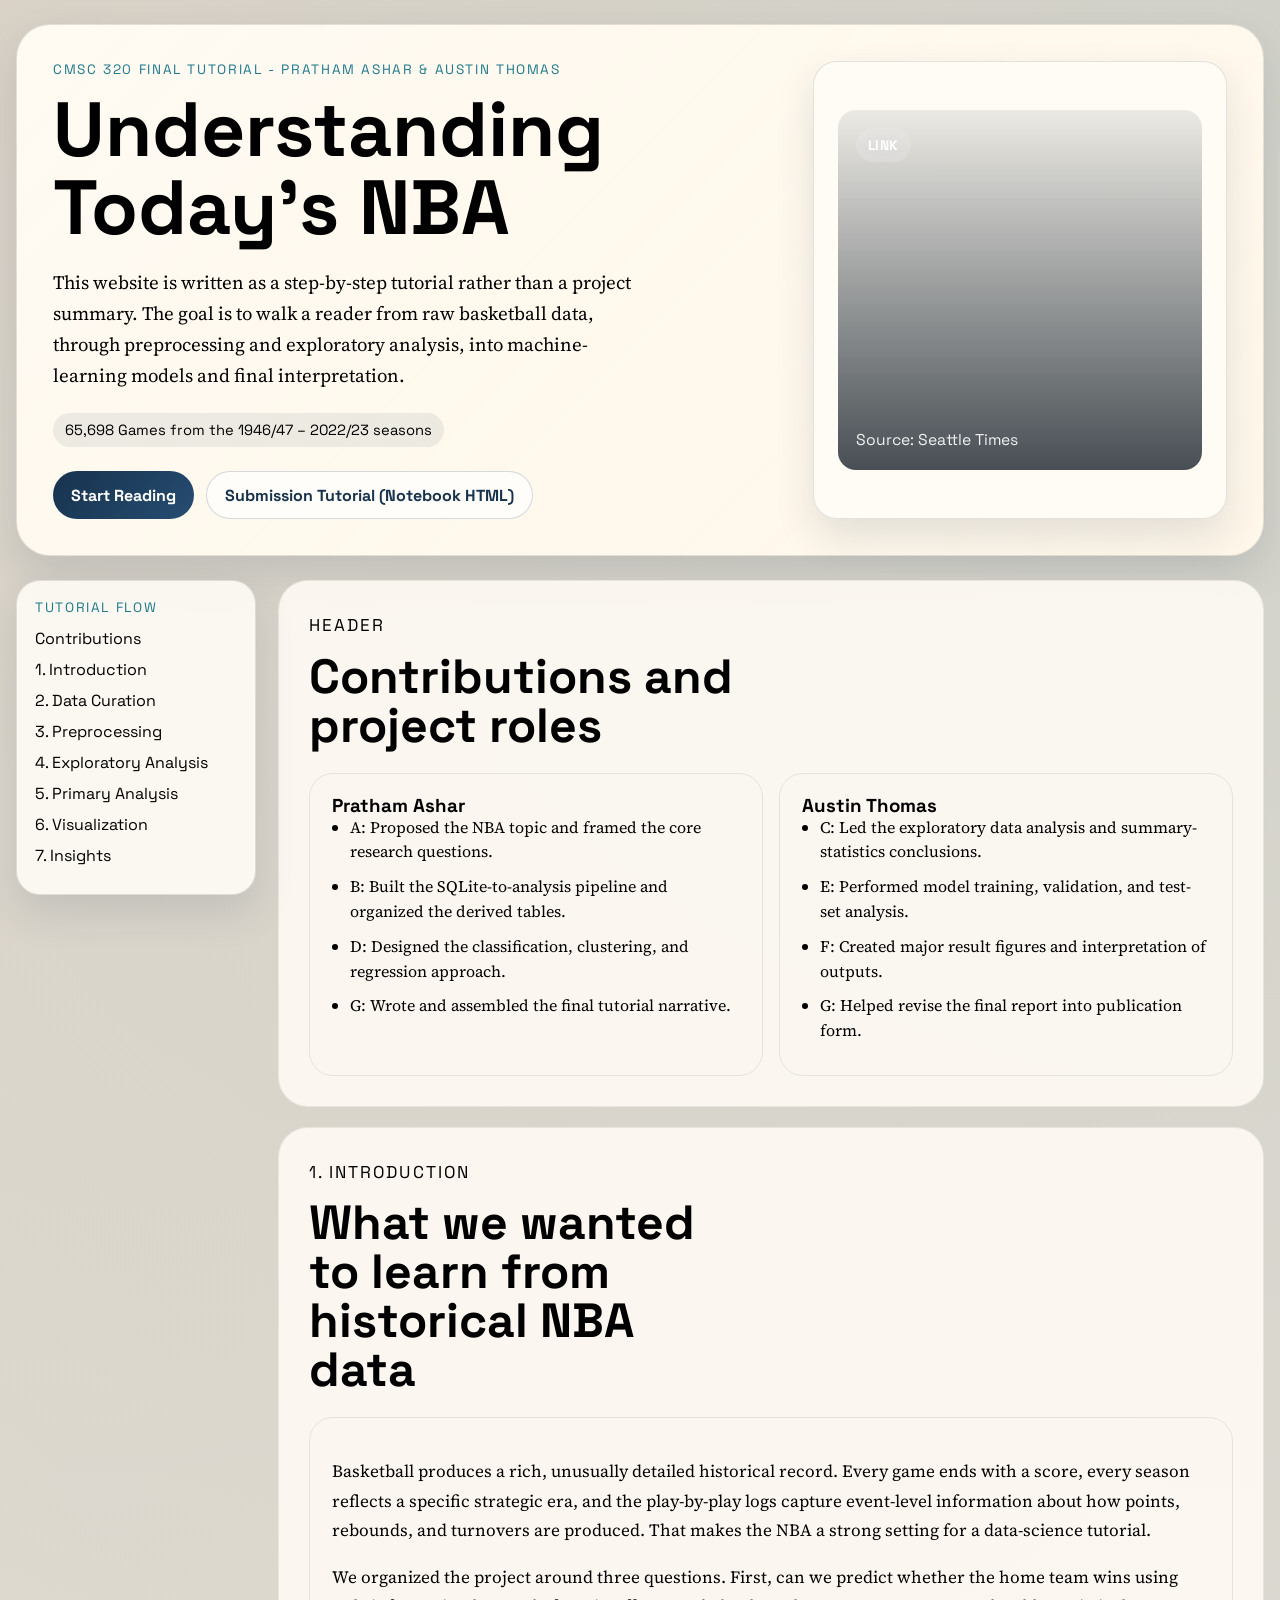
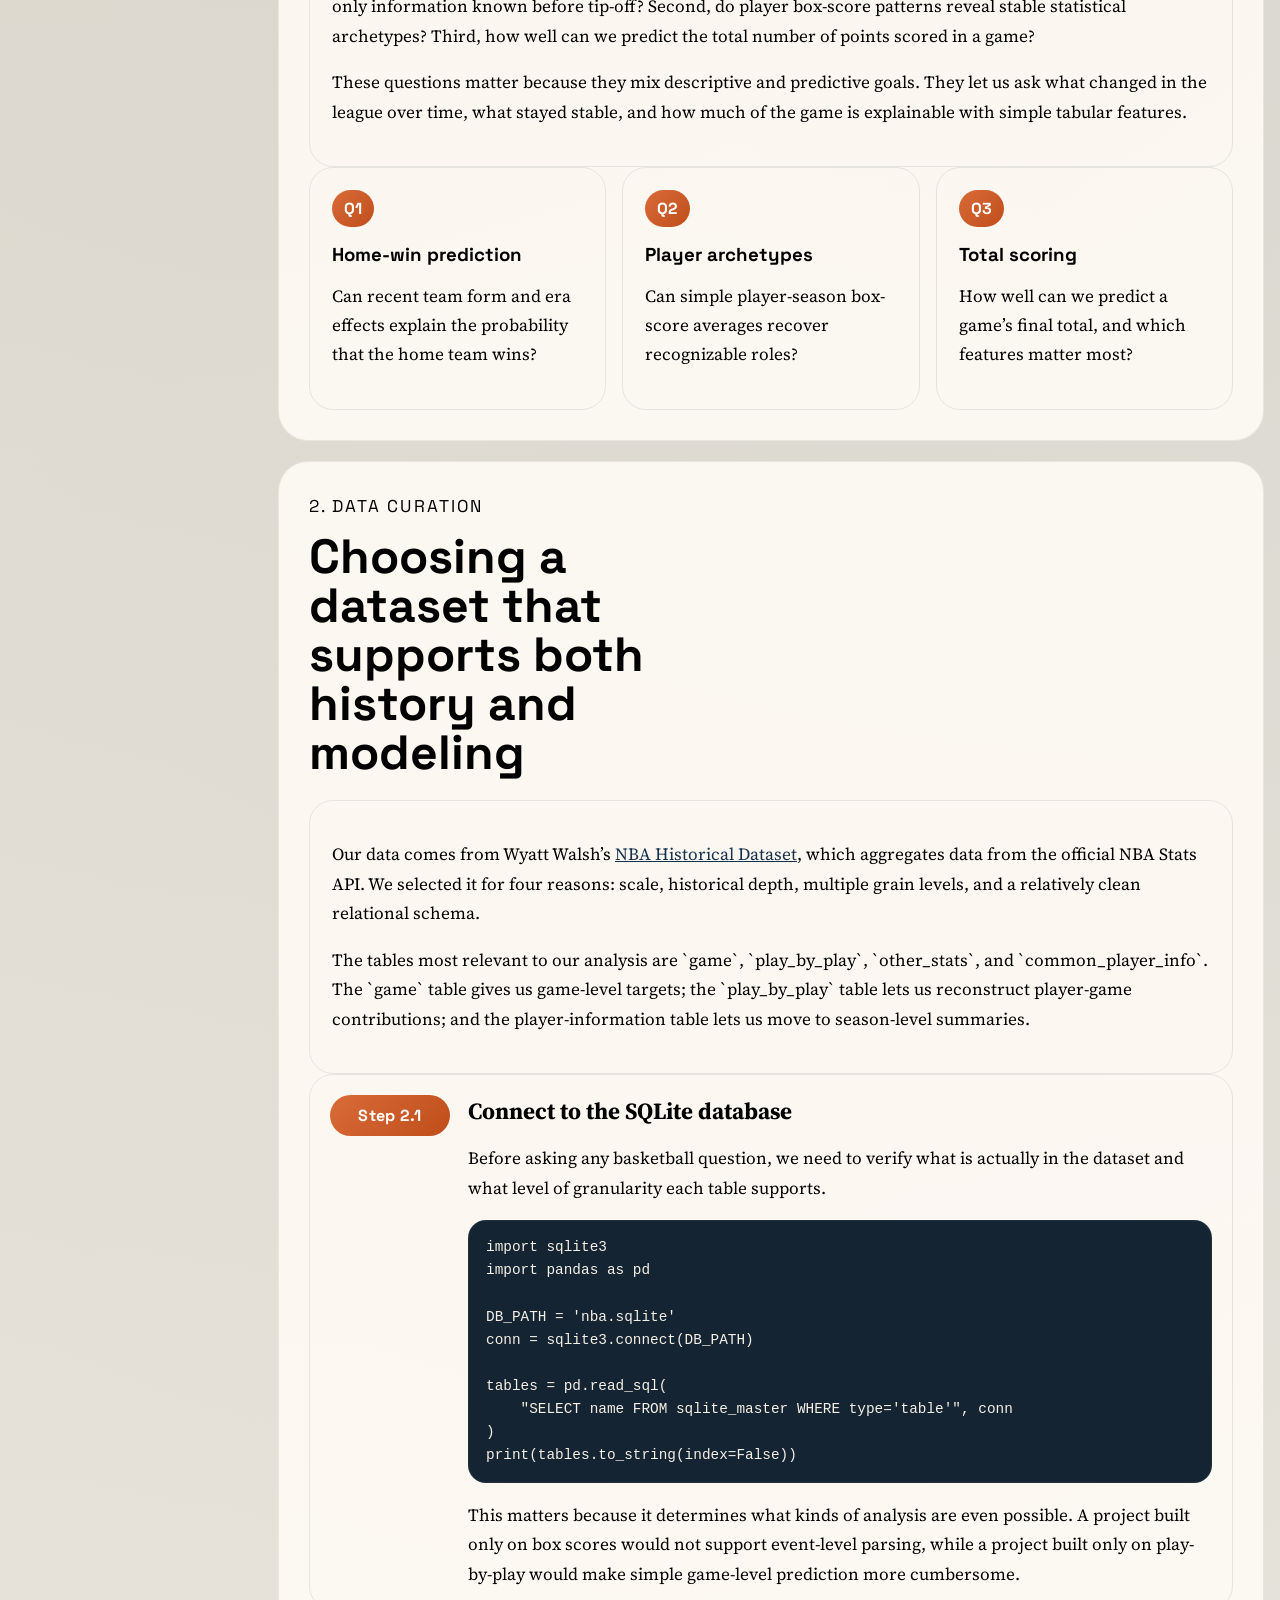
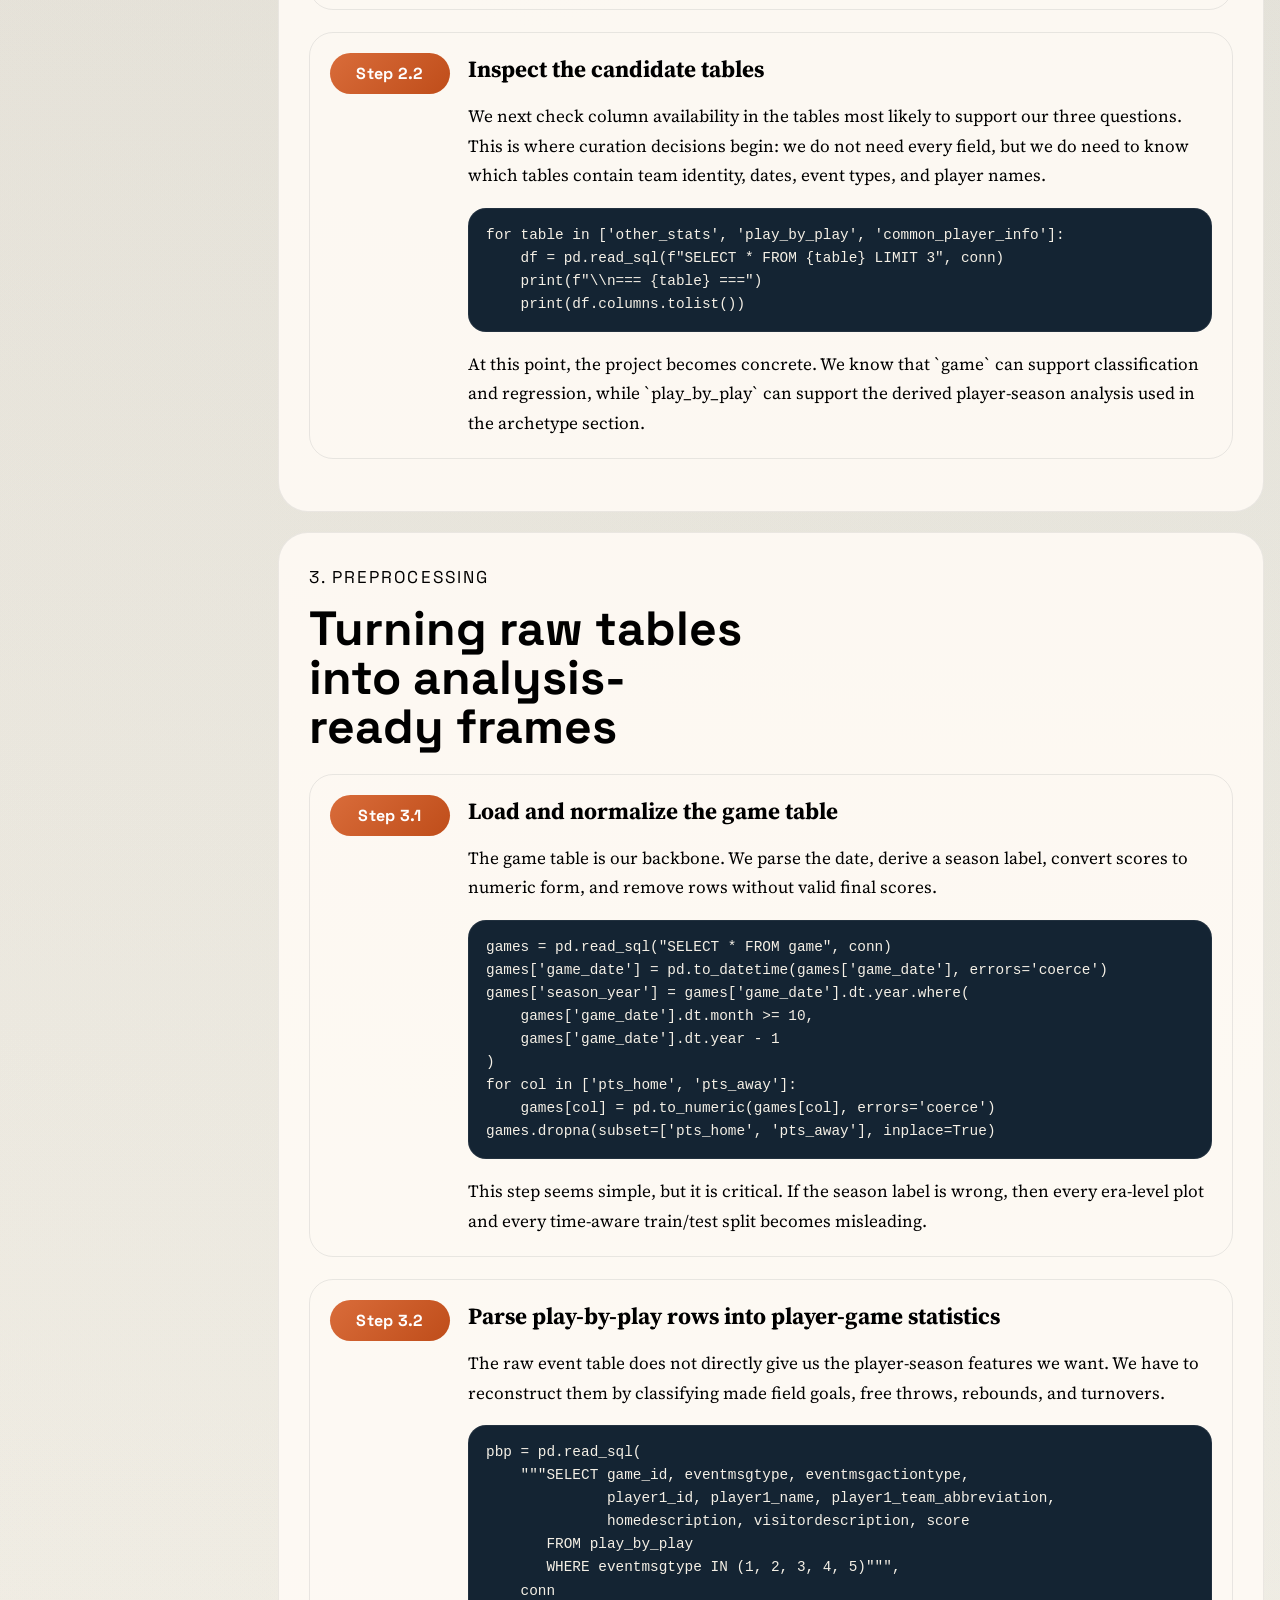
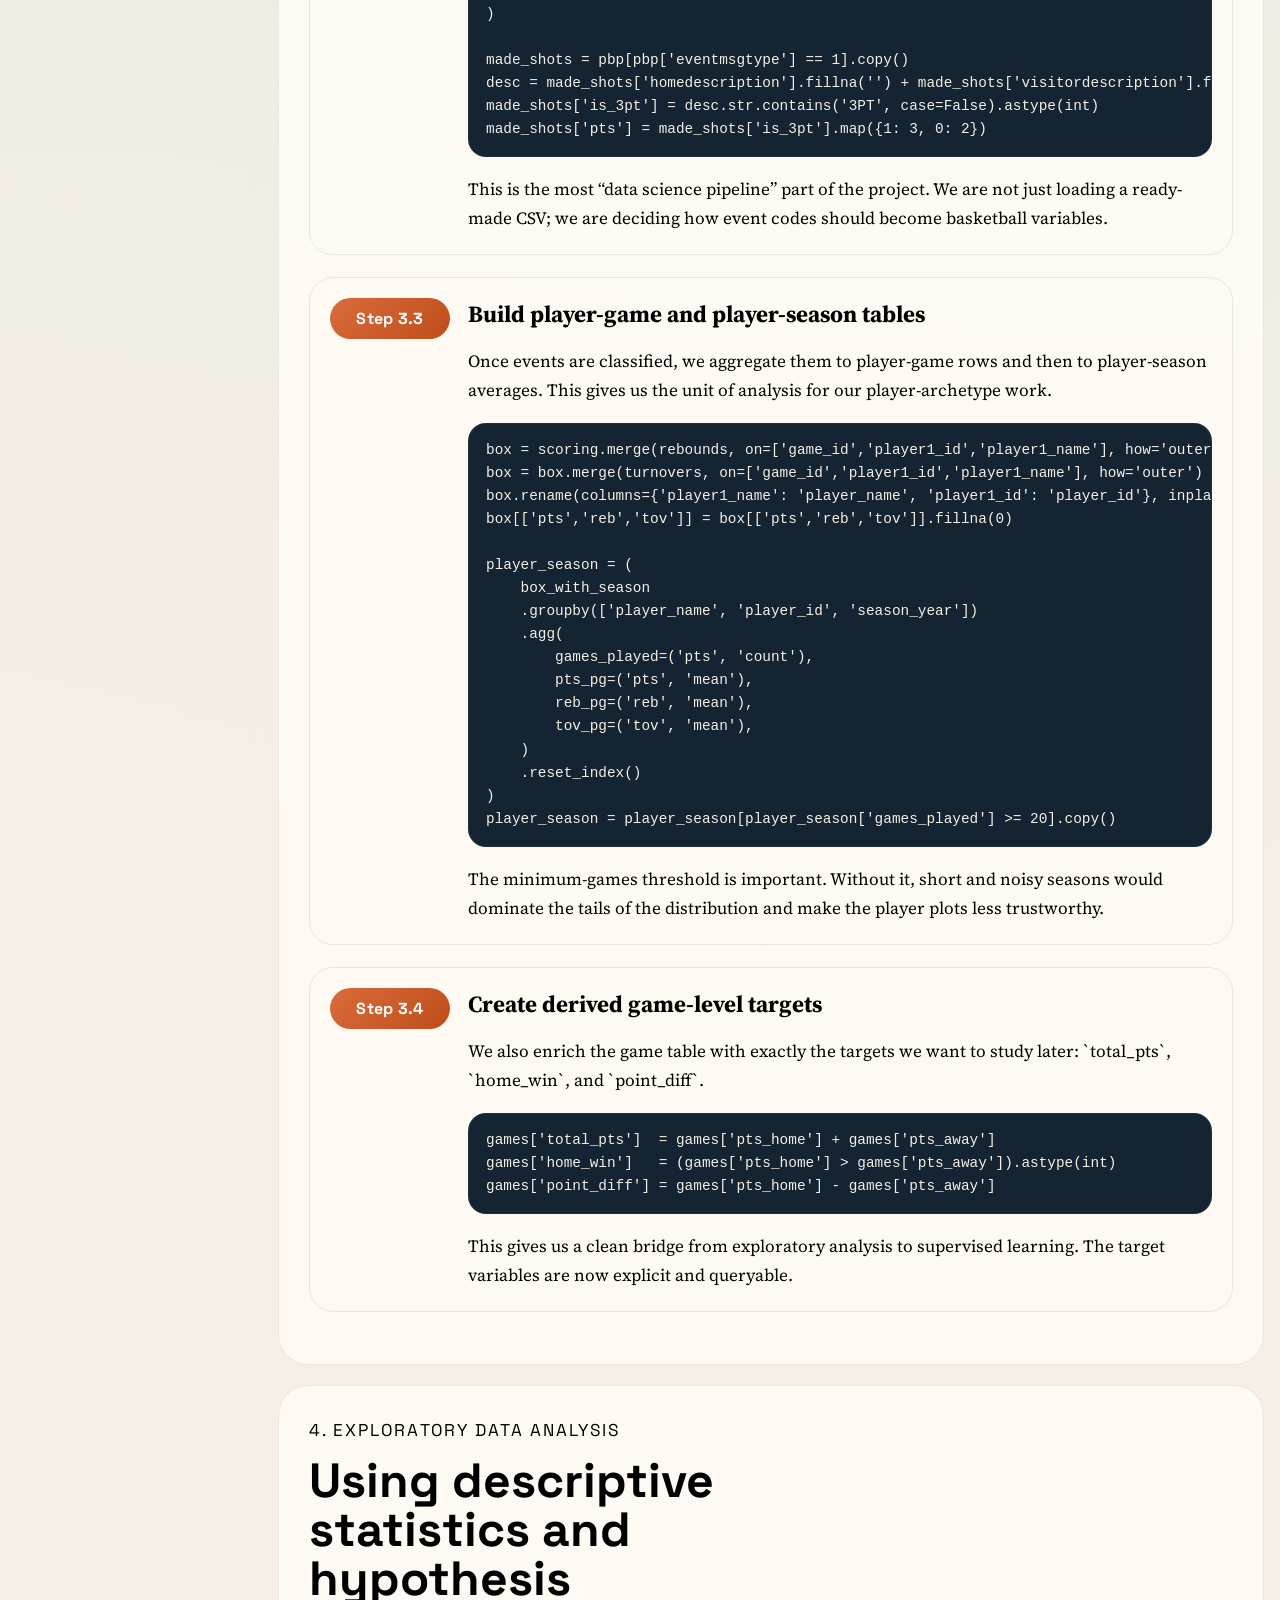
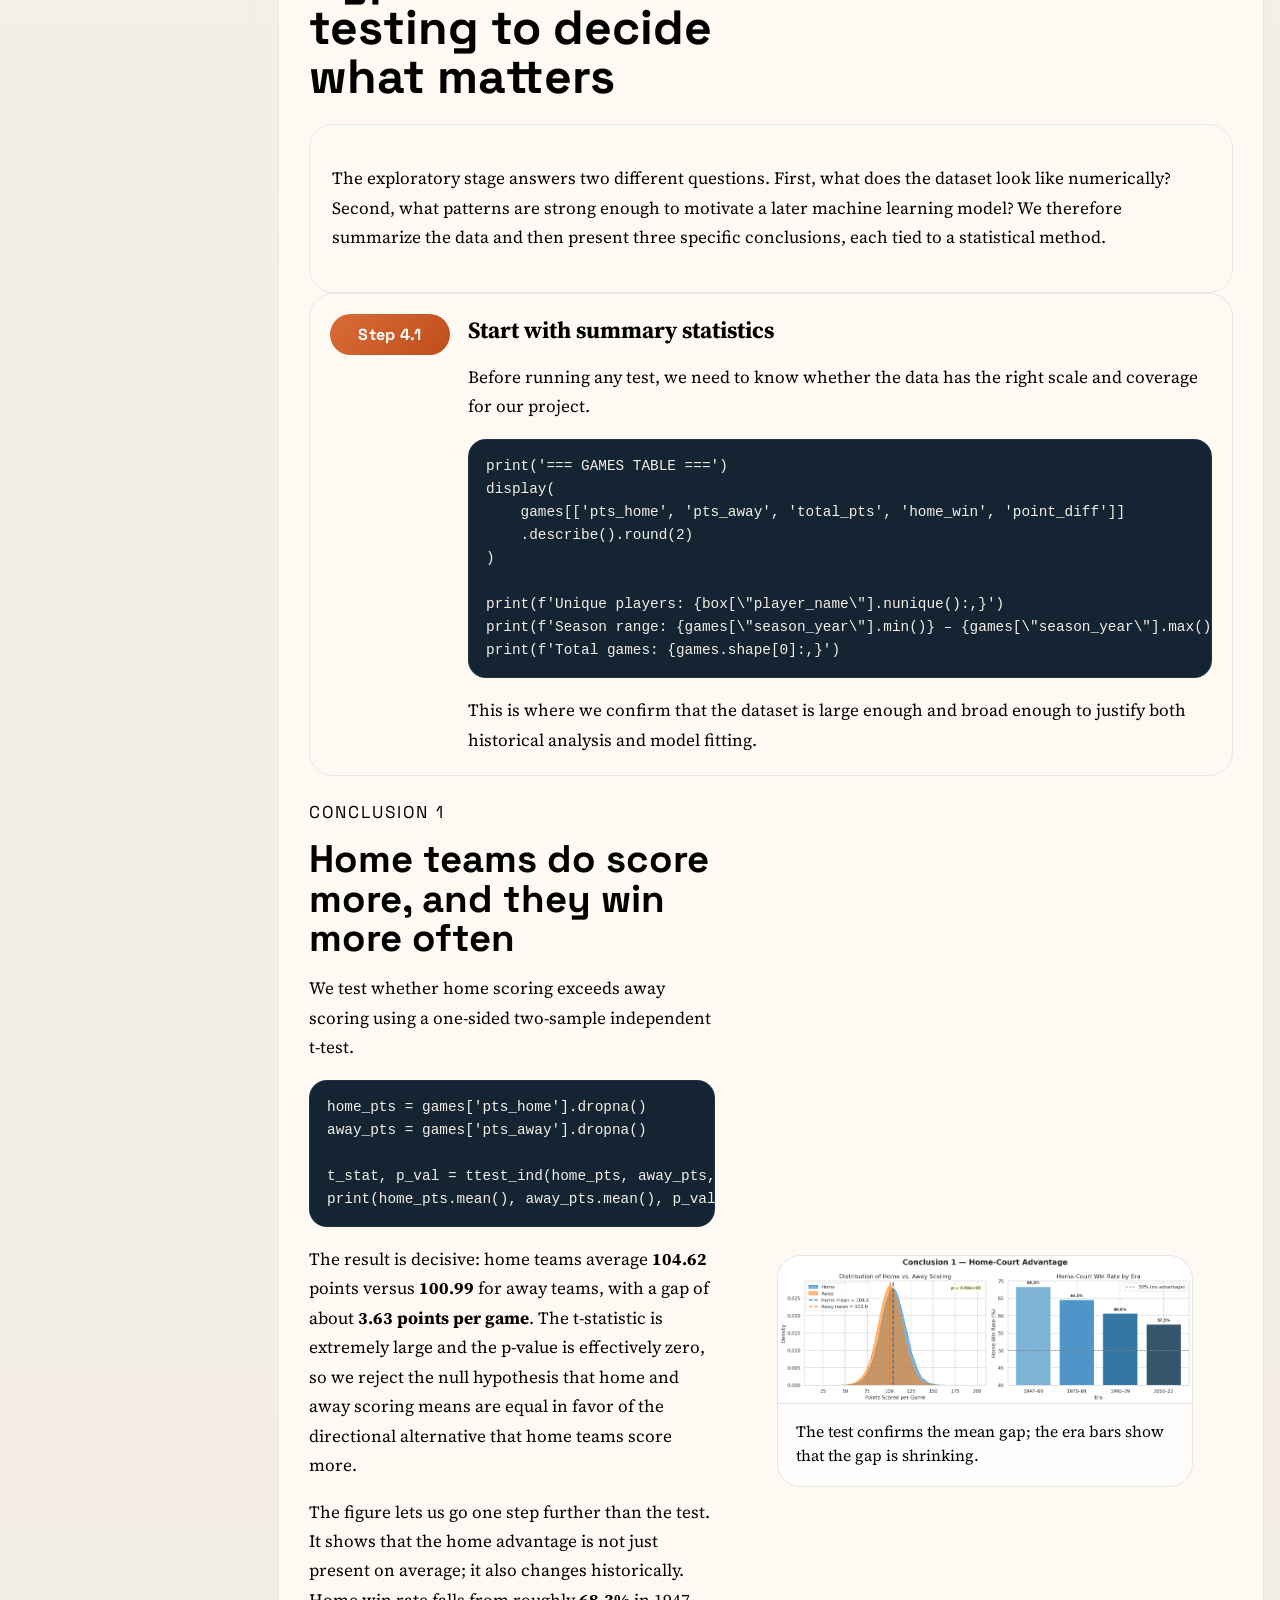
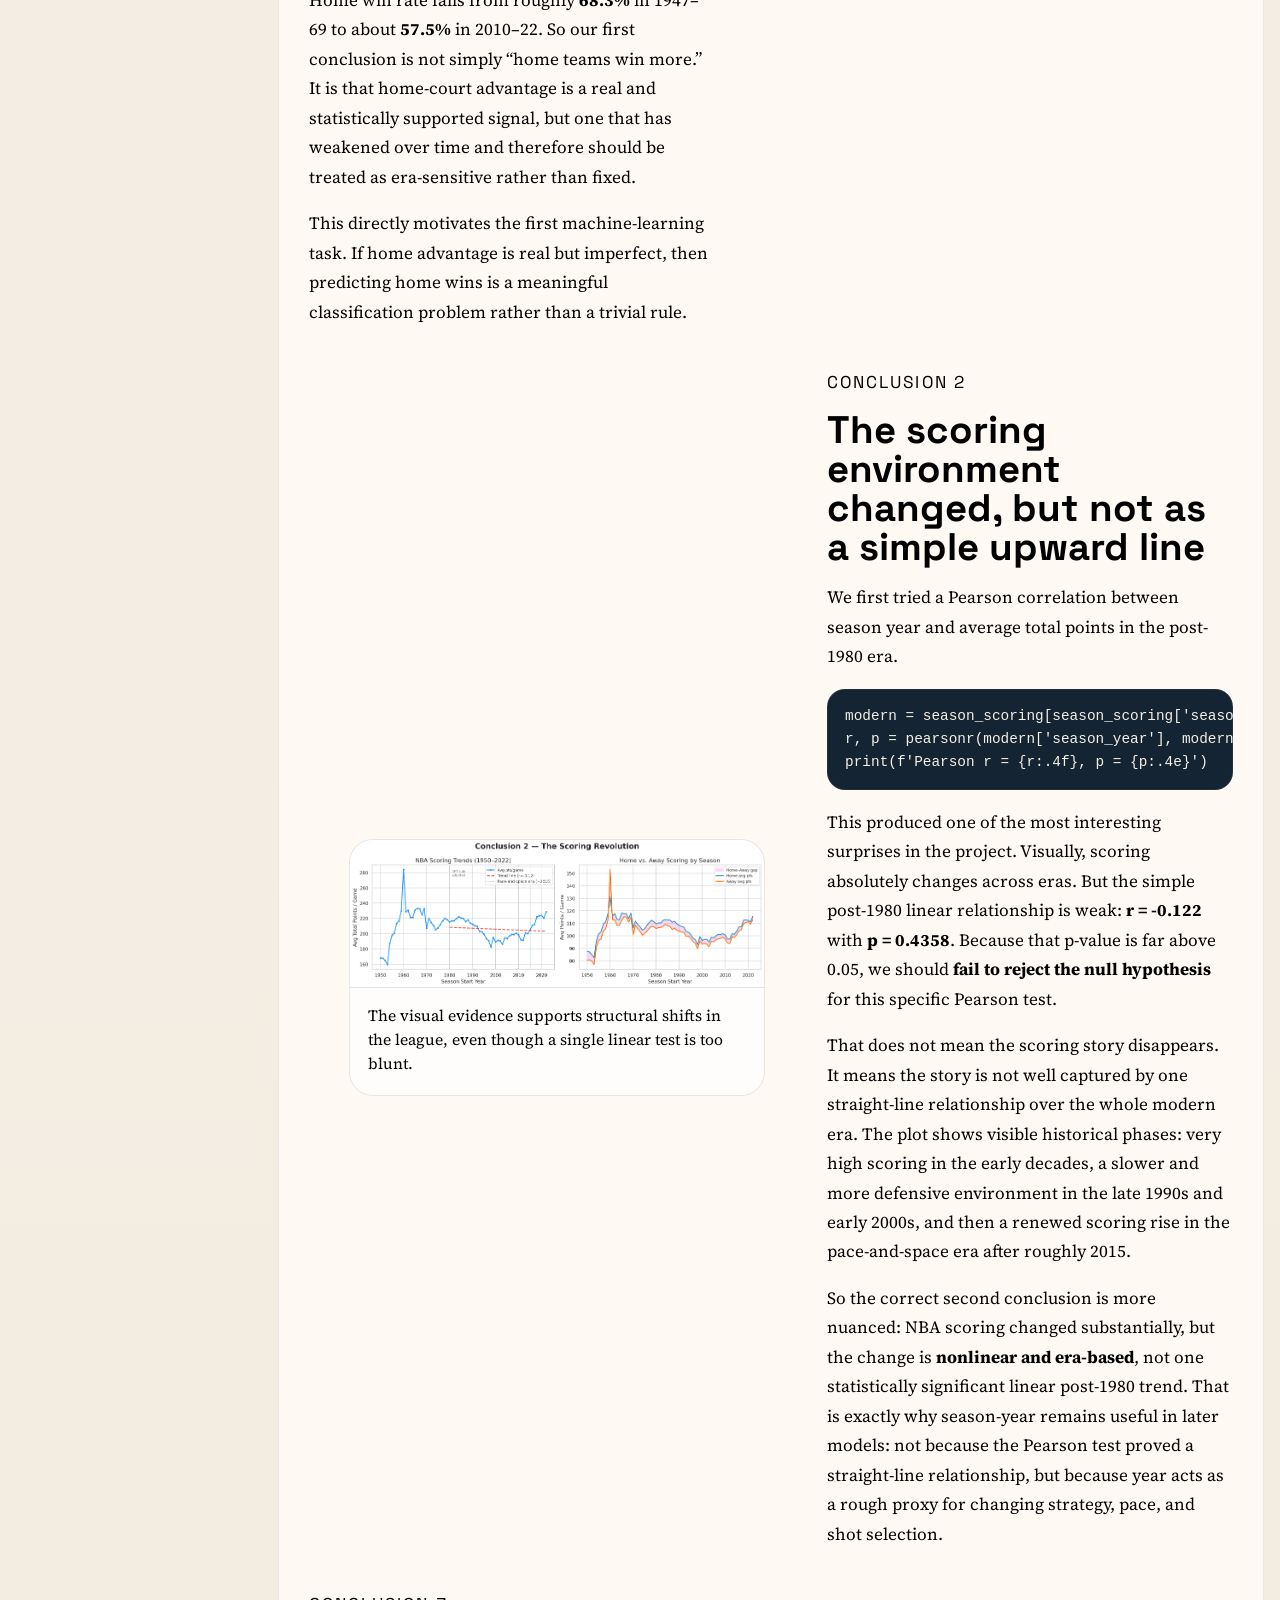
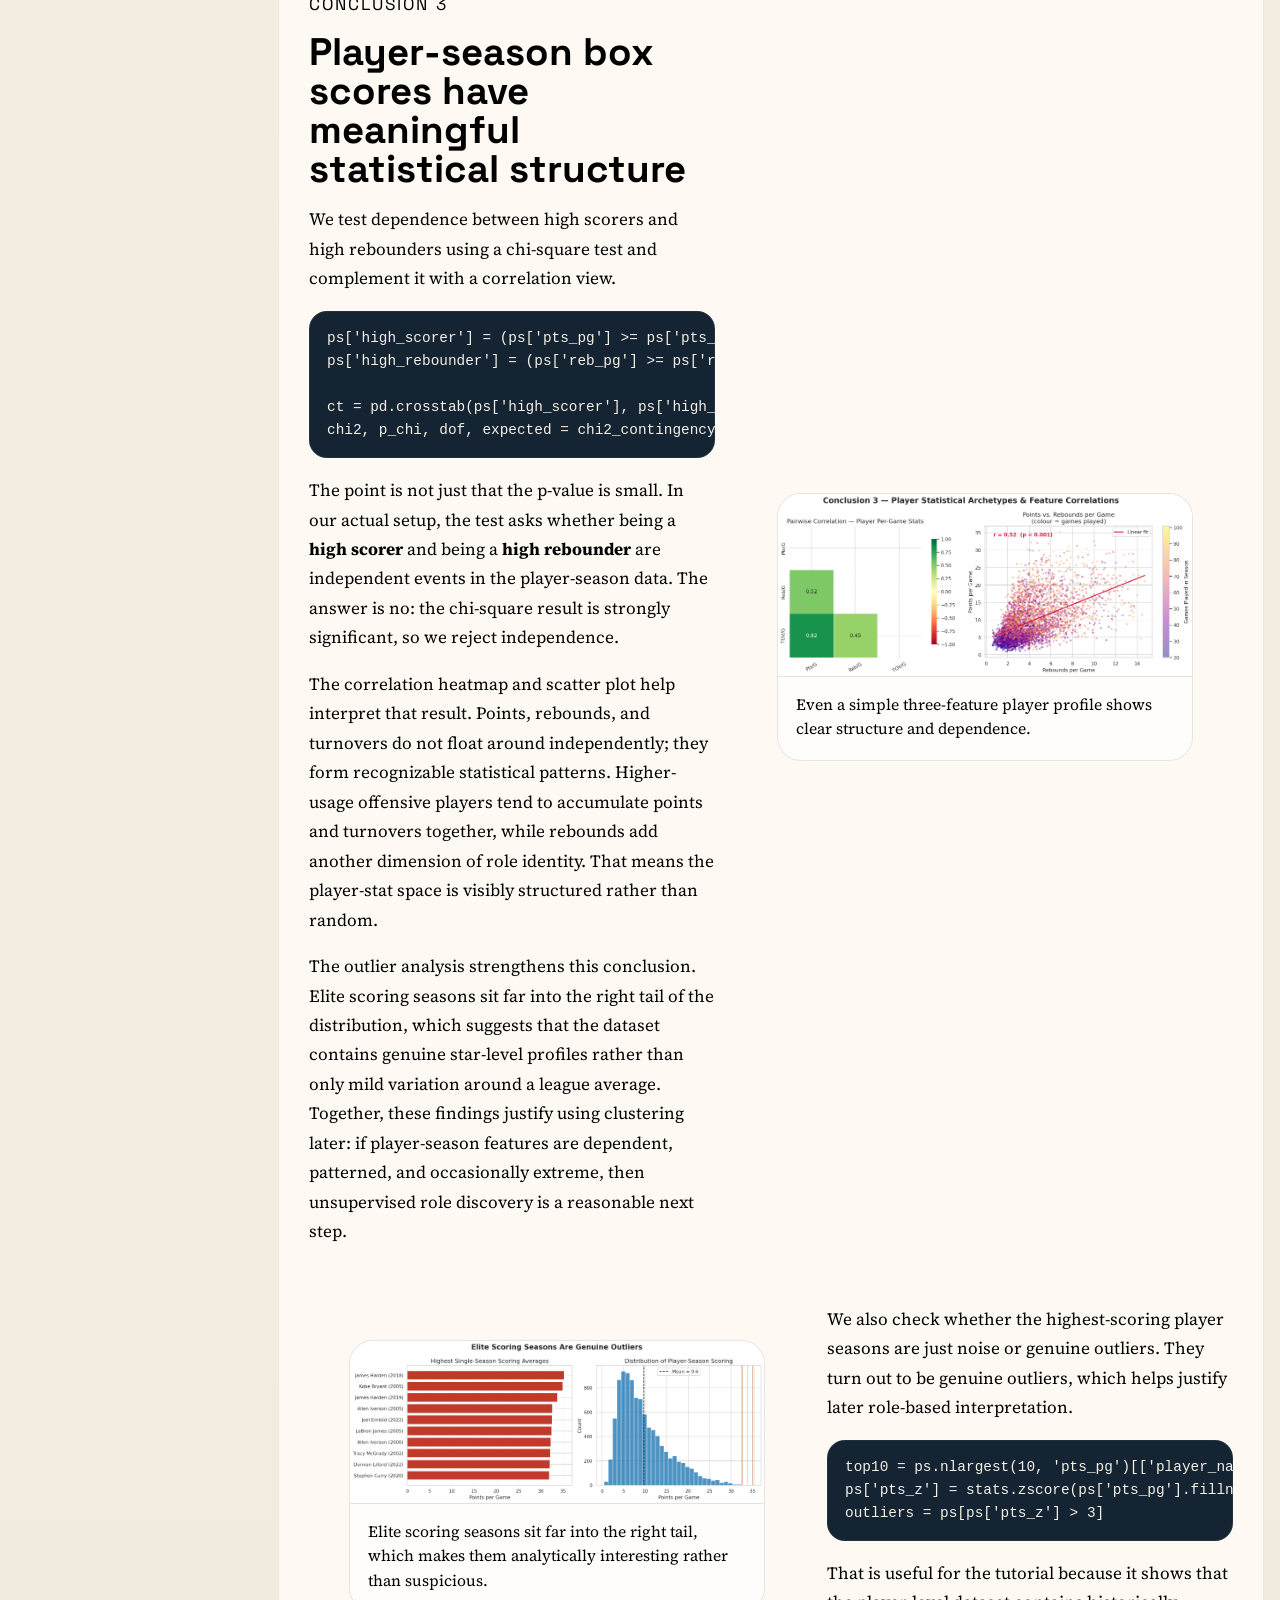
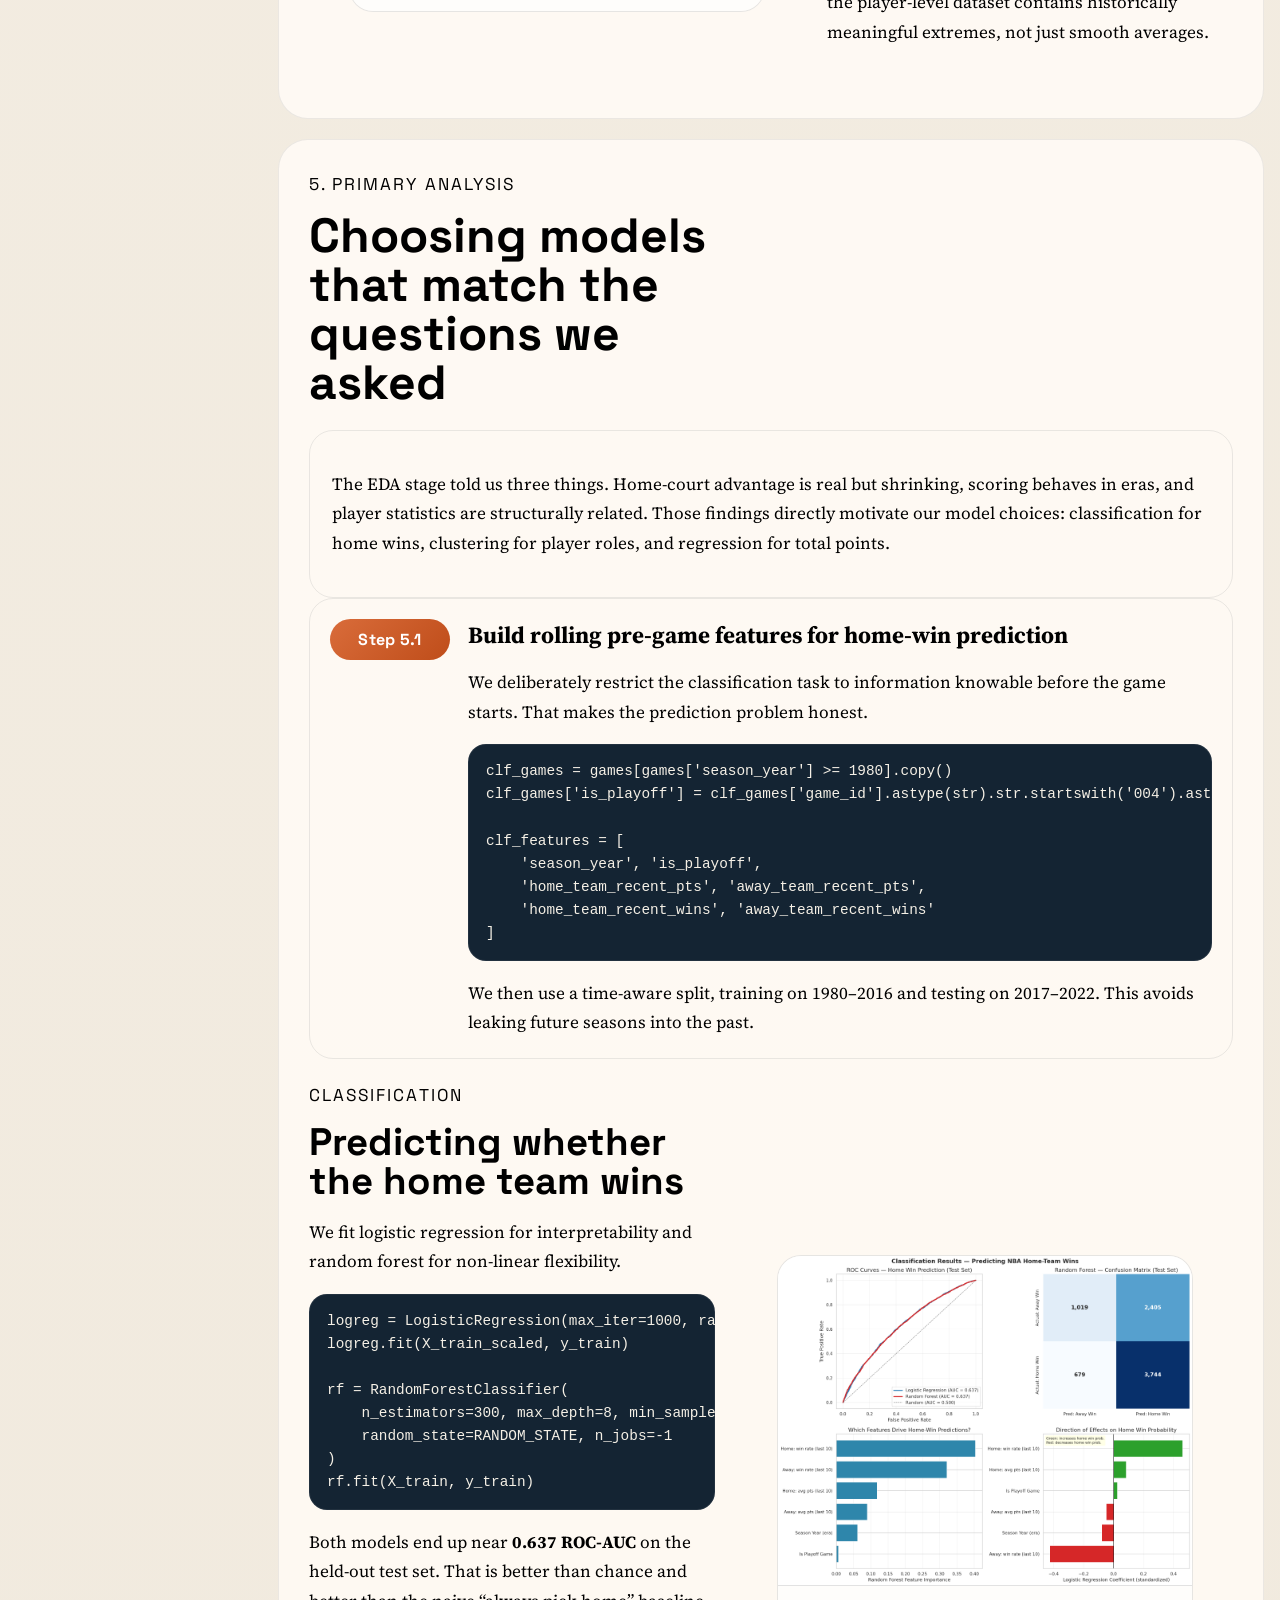
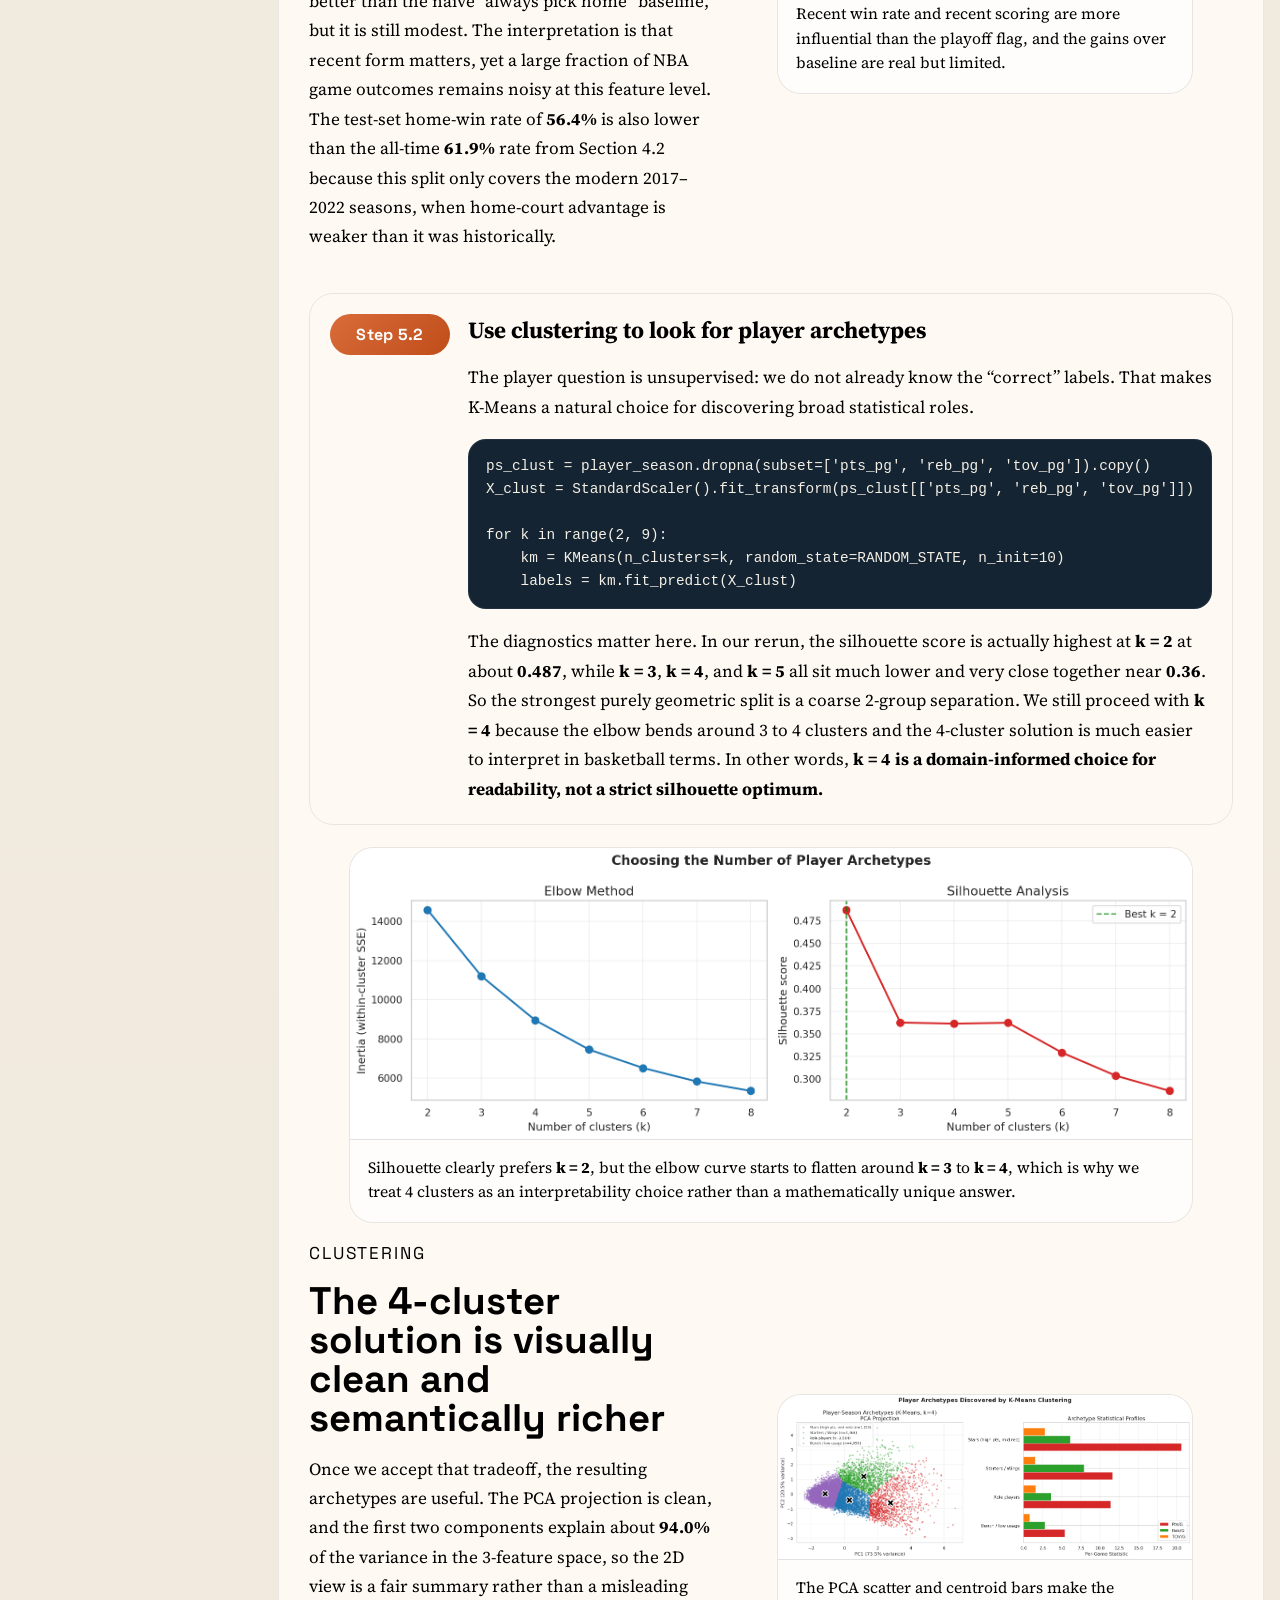
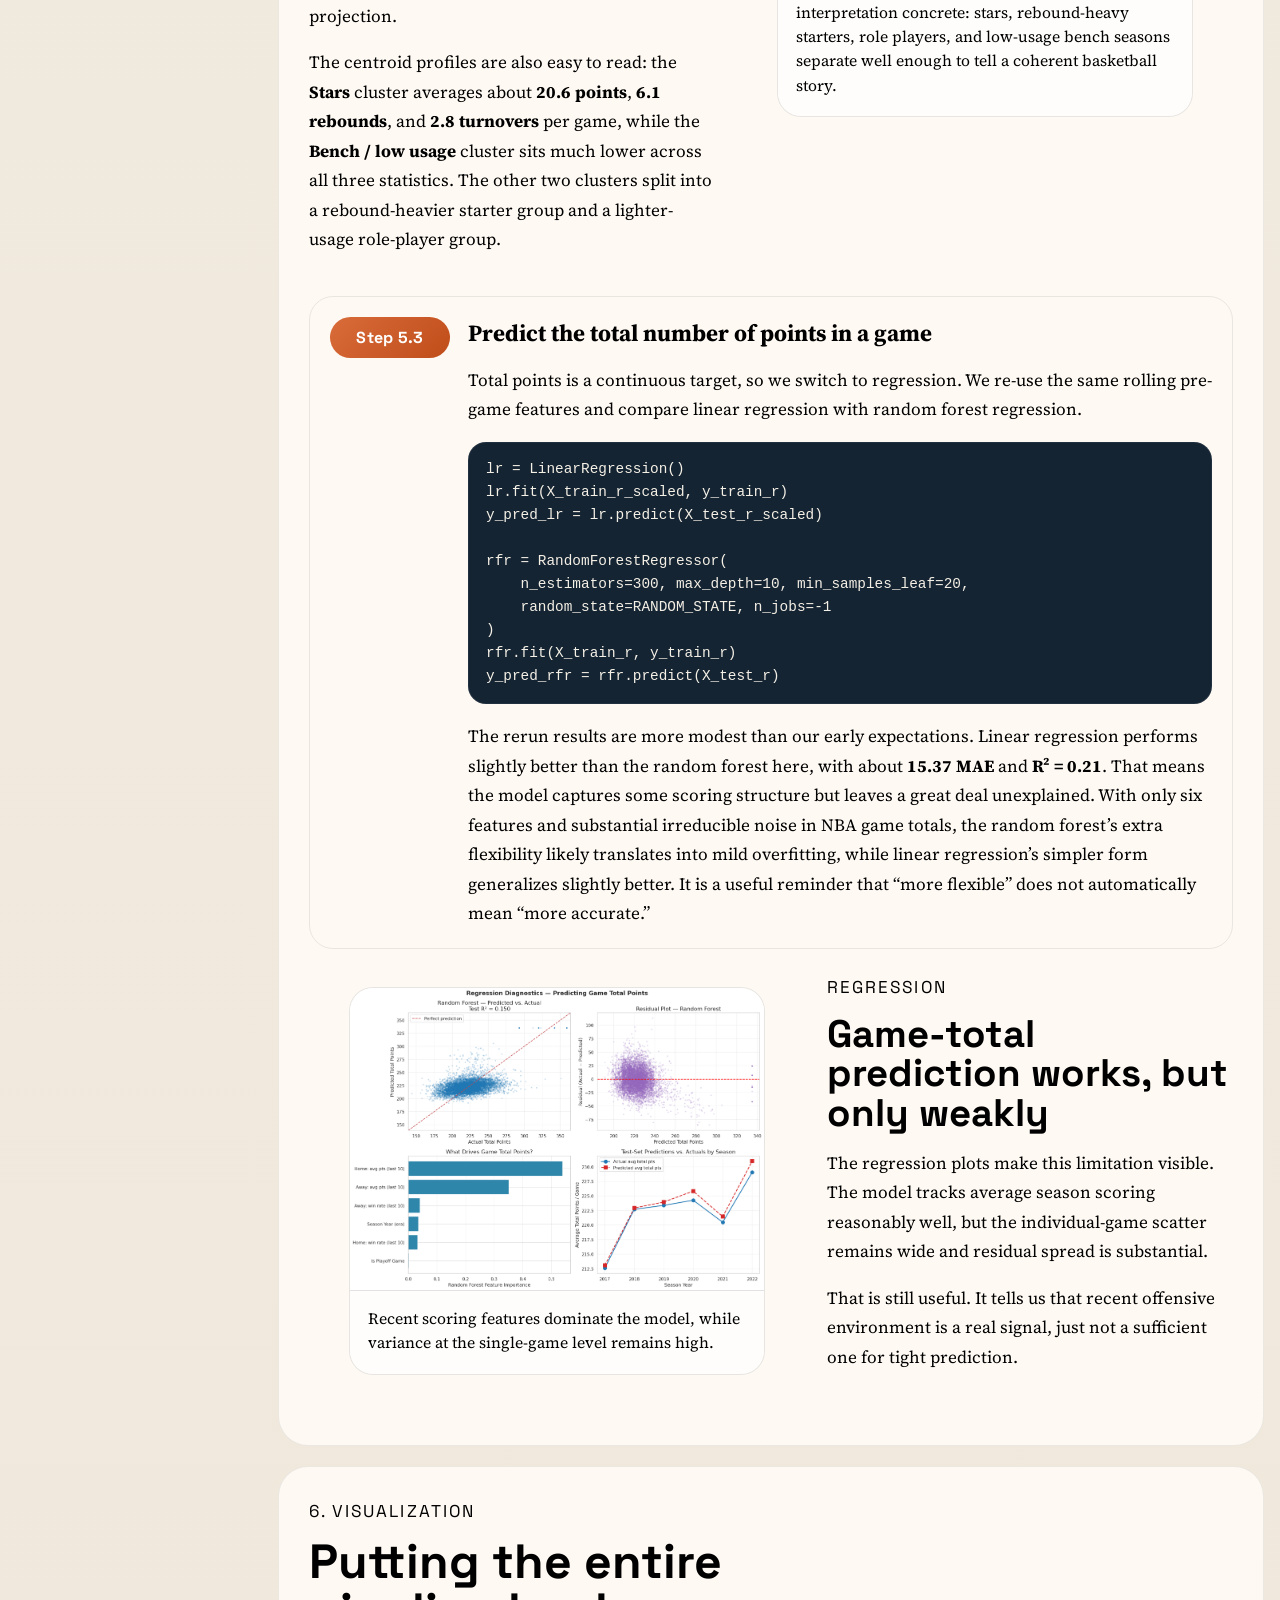
<file: docs/index.html>
<!DOCTYPE html>
<html lang="en">
<head>
  <meta charset="UTF-8">
  <meta name="viewport" content="width=device-width, initial-scale=1.0">
  <title>Understanding the Modern NBA</title>
  <meta
    name="description"
    content="CMSC 320 final tutorial on NBA history, data curation, exploratory analysis, and machine learning."
  >
  <link rel="preconnect" href="https://fonts.googleapis.com">
  <link rel="preconnect" href="https://fonts.gstatic.com" crossorigin>
  <link
    href="https://fonts.googleapis.com/css2?family=Space+Grotesk:wght@400;500;700&family=Source+Serif+4:opsz,wght@8..60,400;8..60,600&display=swap"
    rel="stylesheet"
  >
  <link rel="stylesheet" href="styles.css">
</head>
<body>
  <div class="page-shell">
    <header class="hero" id="top">
      <div class="hero-copy">
        <p class="eyebrow">CMSC 320 Final Tutorial - Pratham Ashar & Austin Thomas</p>
        <h1>Understanding Today's NBA</h1>
        <p class="lede">
          This website is written as a step-by-step tutorial rather than a project summary. The goal
          is to walk a reader from raw basketball data, through preprocessing and exploratory
          analysis, into machine-learning models and final interpretation.
        </p>
        <div class="hero-meta">
          <span>65,698 Games from the 1946/47 – 2022/23 seasons</span>
        </div>
        <div class="hero-actions">
          <a class="button button-primary" href="#tutorial">Start Reading</a>
          <a class="button button-secondary" href="CMSC320_Final_Project.html">Submission Tutorial (Notebook HTML)</a>
        </div>
      </div>
      <aside class="hero-panel hero-visual">
        <a
          class="hero-photo"
          href="https://images.seattletimes.com/wp-content/uploads/2023/10/urnpublicidap.orgf6b31a851edcc3ff1201e7be2035f16bLakers_Nuggets_Basketball_97301.jpg?d=780x520"
          aria-label="Open the NBA hero image"
        >
          <span class="hero-photo-badge">Link</span>
          <span class="hero-photo-caption">Source: Seattle Times</span>
        </a>
      </aside>
    </header>

    <main class="layout" id="tutorial">
      <nav class="toc" aria-label="Table of contents">
        <p class="toc-title">Tutorial Flow</p>
        <a href="#contributions">Contributions</a>
        <a href="#introduction">1. Introduction</a>
        <a href="#curation">2. Data Curation</a>
        <a href="#preprocessing">3. Preprocessing</a>
        <a href="#eda">4. Exploratory Analysis</a>
        <a href="#primary">5. Primary Analysis</a>
        <a href="#visualization">6. Visualization</a>
        <a href="#conclusion">7. Insights</a>
      </nav>

      <div class="content">
        <section class="section" id="contributions">
          <div class="section-heading">
            <p class="section-kicker">Header</p>
            <h2>Contributions and project roles</h2>
          </div>
          <div class="grid two-up">
            <article class="card">
              <h3>Pratham Ashar</h3>
              <ul class="clean-list">
                <li>A: Proposed the NBA topic and framed the core research questions.</li>
                <li>B: Built the SQLite-to-analysis pipeline and organized the derived tables.</li>
                <li>D: Designed the classification, clustering, and regression approach.</li>
                <li>G: Wrote and assembled the final tutorial narrative.</li>
              </ul>
            </article>
            <article class="card">
              <h3>Austin Thomas</h3>
              <ul class="clean-list">
                <li>C: Led the exploratory data analysis and summary-statistics conclusions.</li>
                <li>E: Performed model training, validation, and test-set analysis.</li>
                <li>F: Created major result figures and interpretation of outputs.</li>
                <li>G: Helped revise the final report into publication form.</li>
              </ul>
            </article>
          </div>
        </section>

        <section class="section" id="introduction">
          <div class="section-heading">
            <p class="section-kicker">1. Introduction</p>
            <h2>What we wanted to learn from historical NBA data</h2>
          </div>
          <div class="card narrative-card">
            <p>
              Basketball produces a rich, unusually detailed historical record. Every game ends with a
              score, every season reflects a specific strategic era, and the play-by-play logs capture
              event-level information about how points, rebounds, and turnovers are produced. That
              makes the NBA a strong setting for a data-science tutorial.
            </p>
            <p>
              We organized the project around three questions. First, can we predict whether the home
              team wins using only information known before tip-off? Second, do player box-score
              patterns reveal stable statistical archetypes? Third, how well can we predict the total
              number of points scored in a game?
            </p>
            <p>
              These questions matter because they mix descriptive and predictive goals. They let us ask
              what changed in the league over time, what stayed stable, and how much of the game is
              explainable with simple tabular features.
            </p>
          </div>
          <div class="grid three-up">
            <article class="card question-card">
              <span class="question-index">Q1</span>
              <h3>Home-win prediction</h3>
              <p>Can recent team form and era effects explain the probability that the home team wins?</p>
            </article>
            <article class="card question-card">
              <span class="question-index">Q2</span>
              <h3>Player archetypes</h3>
              <p>Can simple player-season box-score averages recover recognizable roles?</p>
            </article>
            <article class="card question-card">
              <span class="question-index">Q3</span>
              <h3>Total scoring</h3>
              <p>How well can we predict a game’s final total, and which features matter most?</p>
            </article>
          </div>
        </section>

        <section class="section" id="curation">
          <div class="section-heading">
            <p class="section-kicker">2. Data Curation</p>
            <h2>Choosing a dataset that supports both history and modeling</h2>
          </div>
          <div class="card narrative-card">
            <p>
              Our data comes from Wyatt Walsh’s
              <a href="https://www.kaggle.com/datasets/wyattowalsh/basketball">NBA Historical Dataset</a>,
              which aggregates data from the official NBA Stats API. We selected it for four reasons:
              scale, historical depth, multiple grain levels, and a relatively clean relational
              schema.
            </p>
            <p>
              The tables most relevant to our analysis are `game`, `play_by_play`, `other_stats`, and
              `common_player_info`. The `game` table gives us game-level targets; the `play_by_play`
              table lets us reconstruct player-game contributions; and the player-information table
              lets us move to season-level summaries.
            </p>
          </div>
          <div class="step-block">
            <div class="step-label">Step 2.1</div>
            <div class="step-content">
              <h3>Connect to the SQLite database</h3>
              <p>
                Before asking any basketball question, we need to verify what is actually in the
                dataset and what level of granularity each table supports.
              </p>
<pre><code class="language-python">import sqlite3
import pandas as pd

DB_PATH = 'nba.sqlite'
conn = sqlite3.connect(DB_PATH)

tables = pd.read_sql(
    "SELECT name FROM sqlite_master WHERE type='table'", conn
)
print(tables.to_string(index=False))</code></pre>
              <p>
                This matters because it determines what kinds of analysis are even possible. A project
                built only on box scores would not support event-level parsing, while a project built
                only on play-by-play would make simple game-level prediction more cumbersome.
              </p>
            </div>
          </div>
          <div class="step-block">
            <div class="step-label">Step 2.2</div>
            <div class="step-content">
              <h3>Inspect the candidate tables</h3>
              <p>
                We next check column availability in the tables most likely to support our three
                questions. This is where curation decisions begin: we do not need every field, but we
                do need to know which tables contain team identity, dates, event types, and player
                names.
              </p>
<pre><code class="language-python">for table in ['other_stats', 'play_by_play', 'common_player_info']:
    df = pd.read_sql(f"SELECT * FROM {table} LIMIT 3", conn)
    print(f"\\n=== {table} ===")
    print(df.columns.tolist())</code></pre>
              <p>
                At this point, the project becomes concrete. We know that `game` can support
                classification and regression, while `play_by_play` can support the derived
                player-season analysis used in the archetype section.
              </p>
            </div>
          </div>
        </section>

        <section class="section" id="preprocessing">
          <div class="section-heading">
            <p class="section-kicker">3. Preprocessing</p>
            <h2>Turning raw tables into analysis-ready frames</h2>
          </div>
          <div class="step-block">
            <div class="step-label">Step 3.1</div>
            <div class="step-content">
              <h3>Load and normalize the game table</h3>
              <p>
                The game table is our backbone. We parse the date, derive a season label, convert
                scores to numeric form, and remove rows without valid final scores.
              </p>
<pre><code class="language-python">games = pd.read_sql("SELECT * FROM game", conn)
games['game_date'] = pd.to_datetime(games['game_date'], errors='coerce')
games['season_year'] = games['game_date'].dt.year.where(
    games['game_date'].dt.month &gt;= 10,
    games['game_date'].dt.year - 1
)
for col in ['pts_home', 'pts_away']:
    games[col] = pd.to_numeric(games[col], errors='coerce')
games.dropna(subset=['pts_home', 'pts_away'], inplace=True)</code></pre>
              <p>
                This step seems simple, but it is critical. If the season label is wrong, then every
                era-level plot and every time-aware train/test split becomes misleading.
              </p>
            </div>
          </div>
          <div class="step-block">
            <div class="step-label">Step 3.2</div>
            <div class="step-content">
              <h3>Parse play-by-play rows into player-game statistics</h3>
              <p>
                The raw event table does not directly give us the player-season features we want. We
                have to reconstruct them by classifying made field goals, free throws, rebounds, and
                turnovers.
              </p>
<pre><code class="language-python">pbp = pd.read_sql(
    """SELECT game_id, eventmsgtype, eventmsgactiontype,
              player1_id, player1_name, player1_team_abbreviation,
              homedescription, visitordescription, score
       FROM play_by_play
       WHERE eventmsgtype IN (1, 2, 3, 4, 5)""",
    conn
)

made_shots = pbp[pbp['eventmsgtype'] == 1].copy()
desc = made_shots['homedescription'].fillna('') + made_shots['visitordescription'].fillna('')
made_shots['is_3pt'] = desc.str.contains('3PT', case=False).astype(int)
made_shots['pts'] = made_shots['is_3pt'].map({1: 3, 0: 2})</code></pre>
              <p>
                This is the most “data science pipeline” part of the project. We are not just loading
                a ready-made CSV; we are deciding how event codes should become basketball variables.
              </p>
            </div>
          </div>
          <div class="step-block">
            <div class="step-label">Step 3.3</div>
            <div class="step-content">
              <h3>Build player-game and player-season tables</h3>
              <p>
                Once events are classified, we aggregate them to player-game rows and then to
                player-season averages. This gives us the unit of analysis for our player-archetype
                work.
              </p>
<pre><code class="language-python">box = scoring.merge(rebounds, on=['game_id','player1_id','player1_name'], how='outer')
box = box.merge(turnovers, on=['game_id','player1_id','player1_name'], how='outer')
box.rename(columns={'player1_name': 'player_name', 'player1_id': 'player_id'}, inplace=True)
box[['pts','reb','tov']] = box[['pts','reb','tov']].fillna(0)

player_season = (
    box_with_season
    .groupby(['player_name', 'player_id', 'season_year'])
    .agg(
        games_played=('pts', 'count'),
        pts_pg=('pts', 'mean'),
        reb_pg=('reb', 'mean'),
        tov_pg=('tov', 'mean'),
    )
    .reset_index()
)
player_season = player_season[player_season['games_played'] &gt;= 20].copy()</code></pre>
              <p>
                The minimum-games threshold is important. Without it, short and noisy seasons would
                dominate the tails of the distribution and make the player plots less trustworthy.
              </p>
            </div>
          </div>
          <div class="step-block">
            <div class="step-label">Step 3.4</div>
            <div class="step-content">
              <h3>Create derived game-level targets</h3>
              <p>
                We also enrich the game table with exactly the targets we want to study later:
                `total_pts`, `home_win`, and `point_diff`.
              </p>
<pre><code class="language-python">games['total_pts']  = games['pts_home'] + games['pts_away']
games['home_win']   = (games['pts_home'] &gt; games['pts_away']).astype(int)
games['point_diff'] = games['pts_home'] - games['pts_away']</code></pre>
              <p>
                This gives us a clean bridge from exploratory analysis to supervised learning. The
                target variables are now explicit and queryable.
              </p>
            </div>
          </div>
        </section>

        <section class="section" id="eda">
          <div class="section-heading">
            <p class="section-kicker">4. Exploratory Data Analysis</p>
            <h2>Using descriptive statistics and hypothesis testing to decide what matters</h2>
          </div>
          <div class="card narrative-card">
            <p>
              The exploratory stage answers two different questions. First, what does the dataset look
              like numerically? Second, what patterns are strong enough to motivate a later machine
              learning model? We therefore summarize the data and then present three specific
              conclusions, each tied to a statistical method.
            </p>
          </div>
          <div class="step-block">
            <div class="step-label">Step 4.1</div>
            <div class="step-content">
              <h3>Start with summary statistics</h3>
              <p>
                Before running any test, we need to know whether the data has the right scale and
                coverage for our project.
              </p>
<pre><code class="language-python">print('=== GAMES TABLE ===')
display(
    games[['pts_home', 'pts_away', 'total_pts', 'home_win', 'point_diff']]
    .describe().round(2)
)

print(f'Unique players: {box[\"player_name\"].nunique():,}')
print(f'Season range: {games[\"season_year\"].min()} – {games[\"season_year\"].max()}')
print(f'Total games: {games.shape[0]:,}')</code></pre>
              <p>
                This is where we confirm that the dataset is large enough and broad enough to justify
                both historical analysis and model fitting.
              </p>
            </div>
          </div>

          <article class="feature-block">
            <div class="feature-copy">
              <p class="mini-kicker">Conclusion 1</p>
              <h3>Home teams do score more, and they win more often</h3>
              <p>
                We test whether home scoring exceeds away scoring using a one-sided two-sample
                independent t-test.
              </p>
<pre><code class="language-python">home_pts = games['pts_home'].dropna()
away_pts = games['pts_away'].dropna()

t_stat, p_val = ttest_ind(home_pts, away_pts, alternative='greater')
print(home_pts.mean(), away_pts.mean(), p_val)</code></pre>
              <p>
                The result is decisive: home teams average <strong>104.62</strong> points versus
                <strong>100.99</strong> for away teams, with a gap of about <strong>3.63 points per
                game</strong>. The t-statistic is extremely large and the p-value is effectively zero,
                so we reject the null hypothesis that home and away scoring means are equal in favor of
                the directional alternative that home teams score more.
              </p>
              <p>
                The figure lets us go one step further than the test. It shows that the home advantage
                is not just present on average; it also changes historically. Home win rate falls from
                roughly <strong>68.3%</strong> in 1947–69 to about <strong>57.5%</strong> in 2010–22.
                So our first conclusion is not simply “home teams win more.” It is that home-court
                advantage is a real and statistically supported signal, but one that has weakened over
                time and therefore should be treated as era-sensitive rather than fixed.
              </p>
              <p>
                This directly motivates the first machine-learning task. If home advantage is real but
                imperfect, then predicting home wins is a meaningful classification problem rather than
                a trivial rule.
              </p>
            </div>
            <figure class="figure-card">
              <img src="assets/figures/eda_home_court.png" alt="Home versus away scoring distributions and era-level home win rates">
              <figcaption>The test confirms the mean gap; the era bars show that the gap is shrinking.</figcaption>
            </figure>
          </article>

          <article class="feature-block reverse">
            <div class="feature-copy">
              <p class="mini-kicker">Conclusion 2</p>
              <h3>The scoring environment changed, but not as a simple upward line</h3>
              <p>
                We first tried a Pearson correlation between season year and average total points in
                the post-1980 era.
              </p>
<pre><code class="language-python">modern = season_scoring[season_scoring['season_year'] &gt;= 1980].copy()
r, p = pearsonr(modern['season_year'], modern['avg_total_pts'])
print(f'Pearson r = {r:.4f}, p = {p:.4e}')</code></pre>
              <p>
                This produced one of the most interesting surprises in the project. Visually, scoring
                absolutely changes across eras. But the simple post-1980 linear relationship is weak:
                <strong>r = -0.122</strong> with <strong>p = 0.4358</strong>. Because that p-value is
                far above 0.05, we should <strong>fail to reject the null hypothesis</strong> for this
                specific Pearson test.
              </p>
              <p>
                That does not mean the scoring story disappears. It means the story is not well
                captured by one straight-line relationship over the whole modern era. The plot shows
                visible historical phases: very high scoring in the early decades, a slower and more
                defensive environment in the late 1990s and early 2000s, and then a renewed scoring
                rise in the pace-and-space era after roughly 2015.
              </p>
              <p>
                So the correct second conclusion is more nuanced: NBA scoring changed substantially,
                but the change is <strong>nonlinear and era-based</strong>, not one statistically
                significant linear post-1980 trend. That is exactly why season-year remains useful in
                later models: not because the Pearson test proved a straight-line relationship, but
                because year acts as a rough proxy for changing strategy, pace, and shot selection.
              </p>
            </div>
            <figure class="figure-card">
              <img src="assets/figures/eda_scoring_revolution.png" alt="Scoring trends over time and home-away scoring by season">
              <figcaption>The visual evidence supports structural shifts in the league, even though a single linear test is too blunt.</figcaption>
            </figure>
          </article>

          <article class="feature-block">
            <div class="feature-copy">
              <p class="mini-kicker">Conclusion 3</p>
              <h3>Player-season box scores have meaningful statistical structure</h3>
              <p>
                We test dependence between high scorers and high rebounders using a chi-square test and
                complement it with a correlation view.
              </p>
<pre><code class="language-python">ps['high_scorer'] = (ps['pts_pg'] &gt;= ps['pts_pg'].quantile(0.75)).astype(int)
ps['high_rebounder'] = (ps['reb_pg'] &gt;= ps['reb_pg'].quantile(0.75)).astype(int)

ct = pd.crosstab(ps['high_scorer'], ps['high_rebounder'])
chi2, p_chi, dof, expected = chi2_contingency(ct)</code></pre>
              <p>
                The point is not just that the p-value is small. In our actual setup, the test asks
                whether being a <strong>high scorer</strong> and being a <strong>high rebounder</strong>
                are independent events in the player-season data. The answer is no: the chi-square
                result is strongly significant, so we reject independence.
              </p>
              <p>
                The correlation heatmap and scatter plot help interpret that result. Points, rebounds,
                and turnovers do not float around independently; they form recognizable statistical
                patterns. Higher-usage offensive players tend to accumulate points and turnovers
                together, while rebounds add another dimension of role identity. That means the
                player-stat space is visibly structured rather than random.
              </p>
              <p>
                The outlier analysis strengthens this conclusion. Elite scoring seasons sit far into
                the right tail of the distribution, which suggests that the dataset contains genuine
                star-level profiles rather than only mild variation around a league average. Together,
                these findings justify using clustering later: if player-season features are dependent,
                patterned, and occasionally extreme, then unsupervised role discovery is a reasonable
                next step.
              </p>
            </div>
            <figure class="figure-card">
              <img src="assets/figures/eda_player_archetypes.png" alt="Correlation heatmap and player points versus rebounds scatter">
              <figcaption>Even a simple three-feature player profile shows clear structure and dependence.</figcaption>
            </figure>
          </article>

          <article class="feature-block reverse">
            <div class="feature-copy">
              <p>
                We also check whether the highest-scoring player seasons are just noise or genuine
                outliers. They turn out to be genuine outliers, which helps justify later role-based
                interpretation.
              </p>
<pre><code class="language-python">top10 = ps.nlargest(10, 'pts_pg')[['player_name', 'season_year', 'pts_pg']]
ps['pts_z'] = stats.zscore(ps['pts_pg'].fillna(0))
outliers = ps[ps['pts_z'] &gt; 3]</code></pre>
              <p>
                That is useful for the tutorial because it shows that the player-level dataset contains
                historically meaningful extremes, not just smooth averages.
              </p>
            </div>
            <figure class="figure-card">
              <img src="assets/figures/eda_scoring_outliers.png" alt="Top player scoring seasons and scoring distribution">
              <figcaption>Elite scoring seasons sit far into the right tail, which makes them analytically interesting rather than suspicious.</figcaption>
            </figure>
          </article>
        </section>

        <section class="section" id="primary">
          <div class="section-heading">
            <p class="section-kicker">5. Primary Analysis</p>
            <h2>Choosing models that match the questions we asked</h2>
          </div>
          <div class="card narrative-card">
            <p>
              The EDA stage told us three things. Home-court advantage is real but shrinking, scoring
              behaves in eras, and player statistics are structurally related. Those findings directly
              motivate our model choices: classification for home wins, clustering for player roles,
              and regression for total points.
            </p>
          </div>

          <div class="step-block">
            <div class="step-label">Step 5.1</div>
            <div class="step-content">
              <h3>Build rolling pre-game features for home-win prediction</h3>
              <p>
                We deliberately restrict the classification task to information knowable before the
                game starts. That makes the prediction problem honest.
              </p>
<pre><code class="language-python">clf_games = games[games['season_year'] &gt;= 1980].copy()
clf_games['is_playoff'] = clf_games['game_id'].astype(str).str.startswith('004').astype(int)

clf_features = [
    'season_year', 'is_playoff',
    'home_team_recent_pts', 'away_team_recent_pts',
    'home_team_recent_wins', 'away_team_recent_wins'
]</code></pre>
              <p>
                We then use a time-aware split, training on 1980–2016 and testing on 2017–2022. This
                avoids leaking future seasons into the past.
              </p>
            </div>
          </div>

          <article class="feature-block">
            <div class="feature-copy">
              <p class="mini-kicker">Classification</p>
              <h3>Predicting whether the home team wins</h3>
              <p>
                We fit logistic regression for interpretability and random forest for non-linear
                flexibility.
              </p>
<pre><code class="language-python">logreg = LogisticRegression(max_iter=1000, random_state=RANDOM_STATE)
logreg.fit(X_train_scaled, y_train)

rf = RandomForestClassifier(
    n_estimators=300, max_depth=8, min_samples_leaf=20,
    random_state=RANDOM_STATE, n_jobs=-1
)
rf.fit(X_train, y_train)</code></pre>
              <p>
                Both models end up near <strong>0.637 ROC-AUC</strong> on the held-out test set. That
                is better than chance and better than the naive “always pick home” baseline, but it is
                still modest. The interpretation is that recent form matters, yet a large fraction of
                NBA game outcomes remains noisy at this feature level. The test-set home-win rate of
                <strong>56.4%</strong> is also lower than the all-time <strong>61.9%</strong> rate from
                Section 4.2 because this split only covers the modern 2017–2022 seasons, when home-court
                advantage is weaker than it was historically.
              </p>
            </div>
            <figure class="figure-card">
              <img src="assets/figures/classification_results.png" alt="Classification results including ROC curves and feature effects">
              <figcaption>Recent win rate and recent scoring are more influential than the playoff flag, and the gains over baseline are real but limited.</figcaption>
            </figure>
          </article>

          <div class="step-block">
            <div class="step-label">Step 5.2</div>
            <div class="step-content">
              <h3>Use clustering to look for player archetypes</h3>
              <p>
                The player question is unsupervised: we do not already know the “correct” labels. That
                makes K-Means a natural choice for discovering broad statistical roles.
              </p>
<pre><code class="language-python">ps_clust = player_season.dropna(subset=['pts_pg', 'reb_pg', 'tov_pg']).copy()
X_clust = StandardScaler().fit_transform(ps_clust[['pts_pg', 'reb_pg', 'tov_pg']])

for k in range(2, 9):
    km = KMeans(n_clusters=k, random_state=RANDOM_STATE, n_init=10)
    labels = km.fit_predict(X_clust)</code></pre>
              <p>
                The diagnostics matter here. In our rerun, the silhouette score is actually highest at
                <strong>k = 2</strong> at about <strong>0.487</strong>, while
                <strong>k = 3</strong>, <strong>k = 4</strong>, and <strong>k = 5</strong> all sit much
                lower and very close together near <strong>0.36</strong>. So the strongest purely
                geometric split is a coarse 2-group separation. We still proceed with
                <strong>k = 4</strong> because the elbow bends around 3 to 4 clusters and the 4-cluster
                solution is much easier to interpret in basketball terms. In other words, <strong>k = 4
                is a domain-informed choice for readability, not a strict silhouette optimum.</strong>
              </p>
            </div>
          </div>

          <figure class="figure-card">
            <img src="assets/figures/clustering_diagnostics.png" alt="Elbow and silhouette diagnostics for choosing the number of clusters">
            <figcaption>
              Silhouette clearly prefers <strong>k = 2</strong>, but the elbow curve starts to flatten
              around <strong>k = 3</strong> to <strong>k = 4</strong>, which is why we treat 4 clusters
              as an interpretability choice rather than a mathematically unique answer.
            </figcaption>
          </figure>

          <article class="feature-block">
            <div class="feature-copy">
              <p class="mini-kicker">Clustering</p>
              <h3>The 4-cluster solution is visually clean and semantically richer</h3>
              <p>
                Once we accept that tradeoff, the resulting archetypes are useful. The PCA projection is
                clean, and the first two components explain about <strong>94.0%</strong> of the variance
                in the 3-feature space, so the 2D view is a fair summary rather than a misleading
                projection.
              </p>
              <p>
                The centroid profiles are also easy to read: the <strong>Stars</strong> cluster averages
                about <strong>20.6 points</strong>, <strong>6.1 rebounds</strong>, and
                <strong>2.8 turnovers</strong> per game, while the <strong>Bench / low usage</strong>
                cluster sits much lower across all three statistics. The other two clusters split into a
                rebound-heavier starter group and a lighter-usage role-player group.
              </p>
            </div>
            <figure class="figure-card">
              <img src="assets/figures/clustering_results.png" alt="PCA scatter of player archetypes and centroid profile chart">
              <figcaption>
                The PCA scatter and centroid bars make the interpretation concrete: stars, rebound-heavy
                starters, role players, and low-usage bench seasons separate well enough to tell a
                coherent basketball story.
              </figcaption>
            </figure>
          </article>

          <div class="step-block">
            <div class="step-label">Step 5.3</div>
            <div class="step-content">
              <h3>Predict the total number of points in a game</h3>
              <p>
                Total points is a continuous target, so we switch to regression. We re-use the same
                rolling pre-game features and compare linear regression with random forest regression.
              </p>
<pre><code class="language-python">lr = LinearRegression()
lr.fit(X_train_r_scaled, y_train_r)
y_pred_lr = lr.predict(X_test_r_scaled)

rfr = RandomForestRegressor(
    n_estimators=300, max_depth=10, min_samples_leaf=20,
    random_state=RANDOM_STATE, n_jobs=-1
)
rfr.fit(X_train_r, y_train_r)
y_pred_rfr = rfr.predict(X_test_r)</code></pre>
              <p>
                The rerun results are more modest than our early expectations. Linear regression
                performs slightly better than the random forest here, with about
                <strong>15.37 MAE</strong> and <strong>R² = 0.21</strong>. That means the model captures
                some scoring structure but leaves a great deal unexplained. With only six features and
                substantial irreducible noise in NBA game totals, the random forest’s extra flexibility
                likely translates into mild overfitting, while linear regression’s simpler form
                generalizes slightly better. It is a useful reminder that “more flexible” does not
                automatically mean “more accurate.”
              </p>
            </div>
          </div>

          <article class="feature-block reverse">
            <div class="feature-copy">
              <p class="mini-kicker">Regression</p>
              <h3>Game-total prediction works, but only weakly</h3>
              <p>
                The regression plots make this limitation visible. The model tracks average season
                scoring reasonably well, but the individual-game scatter remains wide and residual
                spread is substantial.
              </p>
              <p>
                That is still useful. It tells us that recent offensive environment is a real signal,
                just not a sufficient one for tight prediction.
              </p>
            </div>
            <figure class="figure-card">
              <img src="assets/figures/regression_results.png" alt="Regression diagnostics for predicting total points">
              <figcaption>Recent scoring features dominate the model, while variance at the single-game level remains high.</figcaption>
            </figure>
          </article>
        </section>

        <section class="section" id="visualization">
          <div class="section-heading">
            <p class="section-kicker">6. Visualization</p>
            <h2>Putting the entire pipeline back on one page</h2>
          </div>
          <div class="card narrative-card">
            <p>
              The final visualization task is not just to make pretty plots. It is to synthesize the
              full story: historical context, EDA findings, and predictive performance. The scoreboard
              below does that by placing the two supervised-learning tasks side by side.
            </p>
          </div>
          <figure class="figure-card wide-figure">
            <img src="assets/figures/model_scoreboard.png" alt="Model scoreboard for home-win and total-points analysis">
            <figcaption>The classification task improves over a naive baseline, while the regression task remains materially noisy.</figcaption>
          </figure>
          <div class="card narrative-card">
            <h3>Why keep the notebook export too?</h3>
            <p>
              This page is the guided narrative version of the project. The full exported notebook at
              <a href="CMSC320_Final_Project.html">CMSC320_Final_Project.html</a> is the direct
              submission-ready tutorial artifact: a single self-contained page mixing prose, code, and
              outputs. Together, the two pages give a reader both the polished story and the underlying
              computational walkthrough.
            </p>
          </div>
        </section>

        <section class="section" id="conclusion">
          <div class="section-heading">
            <p class="section-kicker">7. Insights and Conclusions</p>
            <h2>What an informed reader should take away</h2>
          </div>
          <div class="grid two-up">
            <article class="card">
              <h3>Main takeaways</h3>
              <ul class="clean-list">
                <li>Home-court advantage is statistically significant, but the size of that advantage declines across eras.</li>
                <li>The post-1980 Pearson test does not support a single linear scoring trend, even though the visual history clearly shows major era-based changes.</li>
                <li>Player-season box-score features are not independent and contain enough structure to motivate archetype discovery.</li>
                <li>Simple pre-game models improve on naive baselines, but they remain modest rather than highly predictive.</li>
              </ul>
            </article>
            <article class="card">
              <h3>What we would do next</h3>
              <ul class="clean-list">
                <li>Add richer player and team features such as assists, shooting efficiency, rest, and injuries.</li>
                <li>Push further into sequence modeling with the play-by-play table.</li>
                <li>Refine the player-archetype section with a fully regenerated clustering pipeline.</li>
                <li>Compare modern-only and cross-era models more explicitly.</li>
              </ul>
            </article>
          </div>
          <div class="card quote-card">
            <p>
              The strongest lesson from the project is that careful data curation and step-by-step exploration let us separate strong
              historical structure from irreducible uncertainty. The result is not a perfect predictive system; it is a more honest,
              better-supported explanation of what the NBA data can and cannot tell us.
            </p>
          </div>
        </section>
      </div>
    </main>

    <footer class="site-footer">
      <p>Built from the repository notebook, generated figures, and exported tutorial artifacts.</p>
      <a href="#top">Back to top</a>
    </footer>
  </div>
</body>
</html>
</file>
<file: docs/styles.css>
:root {
  --bg: #f4efe5;
  --paper: rgba(255, 252, 246, 0.88);
  --paper-strong: #fffaf2;
  --ink: black;
  --muted: #black;
  --line: rgba(24, 34, 45, 0.12);
  --navy: #17324d;
  --teal: #1f7a8c;
  --orange: #d96c3a;
  --gold: #d3a24a;
  --shadow: 0 18px 40px rgba(23, 50, 77, 0.12);
  --radius: 24px;
}

* {
  box-sizing: border-box;
}

html {
  scroll-behavior: smooth;
}

body {
  margin: 0;
  color: var(--ink);
  font-family: "Source Serif 4", Georgia, serif;
  background:
    radial-gradient(circle at top left, rgba(217, 108, 58, 0.14), transparent 28%),
    radial-gradient(circle at top right, rgba(31, 122, 140, 0.18), transparent 32%),
    linear-gradient(180deg, #f7f3eb 0%, #efe7da 100%);
}

a {
  color: var(--navy);
}

img {
  display: block;
  max-width: 100%;
  height: auto;
}

.page-shell {
  width: min(1380px, calc(100% - 32px));
  margin: 0 auto;
  padding: 24px 0 56px;
}

.hero {
  display: grid;
  grid-template-columns: 1.6fr 0.9fr;
  gap: 24px;
  align-items: stretch;
  padding: 36px;
  border: 1px solid var(--line);
  border-radius: 34px;
  background:
    linear-gradient(135deg, rgba(255, 250, 242, 0.98), rgba(255, 246, 232, 0.9)),
    var(--paper-strong);
  box-shadow: var(--shadow);
}

.eyebrow,
.section-kicker,
.mini-kicker,
.toc-title {
  margin: 0 0 12px;
  font-family: "Space Grotesk", sans-serif;
  font-size: 0.85rem;
  letter-spacing: 0.12em;
  text-transform: uppercase;
  color: var(--teal);
}

.hero h1,
.section h2,
.hero-panel h2,
.card h3,
.feature-copy h3 {
  margin: 0;
  font-family: "Space Grotesk", sans-serif;
  line-height: 1.02;
}

.hero h1 {
  font-size: clamp(2.7rem, 6vw, 5.5rem);
  max-width: 11ch;
}

.lede {
  margin: 20px 0 0;
  max-width: 60ch;
  font-size: 1.18rem;
  line-height: 1.65;
  color: var(--muted);
}

.hero-meta {
  display: flex;
  flex-wrap: wrap;
  gap: 10px;
  margin-top: 22px;
}

.hero-meta span {
  padding: 8px 12px;
  border-radius: 999px;
  background: rgba(23, 50, 77, 0.08);
  font-family: "Space Grotesk", sans-serif;
  font-size: 0.92rem;
}

.hero-actions {
  display: flex;
  flex-wrap: wrap;
  gap: 12px;
  margin-top: 24px;
}

.button {
  display: inline-flex;
  align-items: center;
  justify-content: center;
  min-height: 48px;
  padding: 0 18px;
  border-radius: 999px;
  text-decoration: none;
  font-family: "Space Grotesk", sans-serif;
  font-weight: 700;
}

.button-primary {
  color: white;
  background: linear-gradient(135deg, var(--navy), #264d72);
}

.button-secondary {
  border: 1px solid rgba(23, 50, 77, 0.18);
  background: rgba(255, 255, 255, 0.7);
}

.hero-panel,
.toc,
.card,
.figure-card,
.narrative-card {
  border: 1px solid var(--line);
  border-radius: var(--radius);
  background: var(--paper);
  box-shadow: var(--shadow);
  backdrop-filter: blur(8px);
}

.hero-panel {
  padding: 24px;
}

.hero-visual {
  display: flex;
  align-items: center;
  justify-content: center;
  overflow: hidden;
}

.hero-visual img {
  width: 100%;
  border-radius: 18px;
}

.hero-photo {
  position: relative;
  display: block;
  width: 100%;
  min-height: 360px;
  border-radius: 18px;
  overflow: hidden;
  text-decoration: none;
  background:
    linear-gradient(180deg, rgba(8, 18, 28, 0.08), rgba(8, 18, 28, 0.74)),
    url("https://images.seattletimes.com/wp-content/uploads/2023/10/urnpublicidap.orgf6b31a851edcc3ff1201e7be2035f16bLakers_Nuggets_Basketball_97301.jpg?d=780x520")
      center/cover no-repeat;
}

.hero-photo-badge,
.hero-photo-caption {
  position: absolute;
  left: 18px;
  color: white;
  font-family: "Space Grotesk", sans-serif;
}

.hero-photo-badge {
  top: 18px;
  padding: 8px 12px;
  border-radius: 999px;
  background: rgba(255, 255, 255, 0.18);
  backdrop-filter: blur(8px);
  font-size: 0.86rem;
  font-weight: 700;
  letter-spacing: 0.04em;
  text-transform: uppercase;
}

.hero-photo-caption {
  right: 18px;
  left: 18px;
  bottom: 18px;
  font-size: 0.98rem;
  line-height: 1.45;
  color: rgba(255, 255, 255, 0.92);
}

.hero-panel h2 {
  font-size: 1.45rem;
  margin-bottom: 16px;
}

.hero-panel ul,
.clean-list {
  margin: 0;
  padding-left: 18px;
}

.hero-panel li,
.clean-list li {
  margin-bottom: 10px;
  line-height: 1.55;
}

.layout {
  display: grid;
  grid-template-columns: 240px minmax(0, 1fr);
  gap: 22px;
  margin-top: 24px;
}

.toc {
  position: sticky;
  top: 16px;
  align-self: start;
  padding: 18px;
}

.toc a {
  display: block;
  margin: 10px 0;
  text-decoration: none;
  color: var(--muted);
  font-family: "Space Grotesk", sans-serif;
}

.toc a:hover,
.toc a:focus {
  color: var(--navy);
}

.content {
  min-width: 0;
}

.section {
  margin-bottom: 20px;
  padding: 30px;
  border-radius: 30px;
  background: rgba(255, 251, 245, 0.88);
  border: 1px solid rgba(24, 34, 45, 0.08);
  }

.section-heading {
  margin-bottom: 22px;
}

.section h2 {
  font-size: clamp(2rem, 4vw, 3rem);
  max-width: 14ch;
}

.section p {
  font-size: 1.07rem;
  line-height: 1.72;
  color: var(--muted);
}

.grid {
  display: grid;
  gap: 16px;
}

.two-up {
  grid-template-columns: repeat(2, minmax(0, 1fr));
}

.three-up {
  grid-template-columns: repeat(3, minmax(0, 1fr));
}

.card {
  padding: 22px;
}

.section .card,
.section .figure-card,
.section .narrative-card,
.section .step-block {
  background: transparent;
  box-shadow: none;
  backdrop-filter: none;
}

.section .card,
.section .narrative-card,
.section .step-block {
  border-color: rgba(24, 34, 45, 0.09);
}

.section .figure-card {
  border-color: rgba(24, 34, 45, 0.1);
  background: rgba(255, 255, 255, 0.42);
}

pre {
  margin: 16px 0 18px;
  padding: 16px 18px;
  overflow-x: auto;
  border-radius: 18px;
  background: #142433;
  color: #f5f0e6;
  box-shadow: inset 0 0 0 1px rgba(255, 255, 255, 0.06);
}

code {
  font-family: "SFMono-Regular", Consolas, "Liberation Mono", Menlo, monospace;
  font-size: 0.92rem;
}

pre code {
  font-size: 0.9rem;
  line-height: 1.6;
}

.stat-card {
  min-height: 164px;
  display: flex;
  flex-direction: column;
  justify-content: flex-end;
}

.stat-value {
  margin: 0 0 10px;
  font-family: "Space Grotesk", sans-serif;
  font-size: clamp(2rem, 5vw, 3.2rem);
  color: var(--navy);
}

.stat-label {
  margin: 0;
  color: var(--muted);
}

.question-card {
  min-height: 210px;
}

.quote-card {
  margin-top: 18px;
  background: linear-gradient(135deg, rgba(23, 50, 77, 0.95), rgba(31, 122, 140, 0.88));
  color: black;
}

.section .quote-card {
  box-shadow: none;
}

.quote-card p {
  margin: 0;
  color: black;
  font-size: 1.15rem;
}

.quote-card.compact {
  margin-top: 0;
  margin-bottom: 22px;
}

.question-index {
  display: inline-flex;
  margin-bottom: 18px;
  padding: 8px 12px;
  border-radius: 999px;
  color: white;
  background: linear-gradient(135deg, var(--orange), #bf4d1a);
  font-family: "Space Grotesk", sans-serif;
  font-weight: 700;
}

.pipeline {
  display: grid;
  grid-template-columns: repeat(3, minmax(0, 1fr));
  gap: 16px;
}

.step-block {
  display: grid;
  grid-template-columns: 120px minmax(0, 1fr);
  gap: 18px;
  margin-bottom: 22px;
  padding: 20px;
  border: 1px solid var(--line);
  border-radius: var(--radius);
  background: rgba(255, 255, 255, 0.26);
}

.step-label {
  align-self: start;
  padding: 10px 12px;
  border-radius: 999px;
  background: linear-gradient(135deg, var(--orange), #bf4d1a);
  color: white;
  text-align: center;
  font-family: "Space Grotesk", sans-serif;
  font-weight: 700;
  letter-spacing: 0.02em;
}

.step-content h3 {
  margin: 0 0 10px;
  font-size: 1.45rem;
}

.step-content p:last-child {
  margin-bottom: 0;
}

.pipeline-step {
  position: relative;
  padding: 22px;
  border-radius: var(--radius);
  background: linear-gradient(180deg, rgba(23, 50, 77, 0.95), rgba(31, 122, 140, 0.9));
  color: white;
  box-shadow: var(--shadow);
}

.pipeline-step span {
  display: inline-flex;
  width: 38px;
  height: 38px;
  align-items: center;
  justify-content: center;
  border-radius: 50%;
  background: rgba(255, 255, 255, 0.2);
  font-family: "Space Grotesk", sans-serif;
  font-weight: 700;
}

.pipeline-step h3 {
  margin: 16px 0 8px;
  font-size: 1.35rem;
}

.pipeline-step p {
  margin: 0;
  color: rgba(255, 255, 255, 0.86);
}

.feature-block {
  display: grid;
  grid-template-columns: minmax(0, 0.9fr) minmax(0, 1.1fr);
  gap: 22px;
  align-items: center;
  margin-bottom: 24px;
}

.feature-block.reverse {
  grid-template-columns: minmax(0, 1.1fr) minmax(0, 0.9fr);
}

.feature-block.reverse .feature-copy {
  order: 2;
}

.feature-block.reverse .figure-card {
  order: 1;
}

.feature-copy h3 {
  font-size: clamp(1.7rem, 3vw, 2.4rem);
  margin-bottom: 12px;
}

.figure-card {
  overflow: hidden;
}

.wide-figure {
  margin-top: 8px;
}

.figure-card img {
  width: 100%;
  background: white;
}

.figure-card figcaption {
  padding: 16px 18px 18px;
  border-top: 1px solid var(--line);
  color: var(--muted);
  font-size: 0.98rem;
  line-height: 1.55;
  background: rgba(255, 255, 255, 0.54);
}

.model-card {
  min-height: 320px;
}

.model-note {
  margin-top: 16px;
  padding-top: 14px;
  border-top: 1px solid var(--line);
}

.site-footer {
  display: flex;
  justify-content: space-between;
  align-items: center;
  gap: 12px;
  margin-top: 16px;
  padding: 10px 4px 0;
  color: var(--muted);
}

.site-footer a {
  font-family: "Space Grotesk", sans-serif;
}

@media (max-width: 1100px) {
  .hero,
  .layout,
  .feature-block,
  .feature-block.reverse {
    grid-template-columns: 1fr;
  }

  .step-block {
    grid-template-columns: 1fr;
  }

  .feature-block.reverse .feature-copy,
  .feature-block.reverse .figure-card {
    order: initial;
  }

  .toc {
    position: static;
  }

  .two-up,
  .three-up,
  .pipeline {
    grid-template-columns: 1fr 1fr;
  }
}

@media (max-width: 720px) {
  .page-shell {
    width: min(100% - 20px, 1380px);
    padding-top: 10px;
  }

  .hero,
  .section {
    padding: 22px;
  }

  .hero h1 {
    max-width: none;
  }

  .two-up,
  .three-up,
  .pipeline {
    grid-template-columns: 1fr;
  }

  .site-footer {
    flex-direction: column;
    align-items: flex-start;
  }
}
</file>
